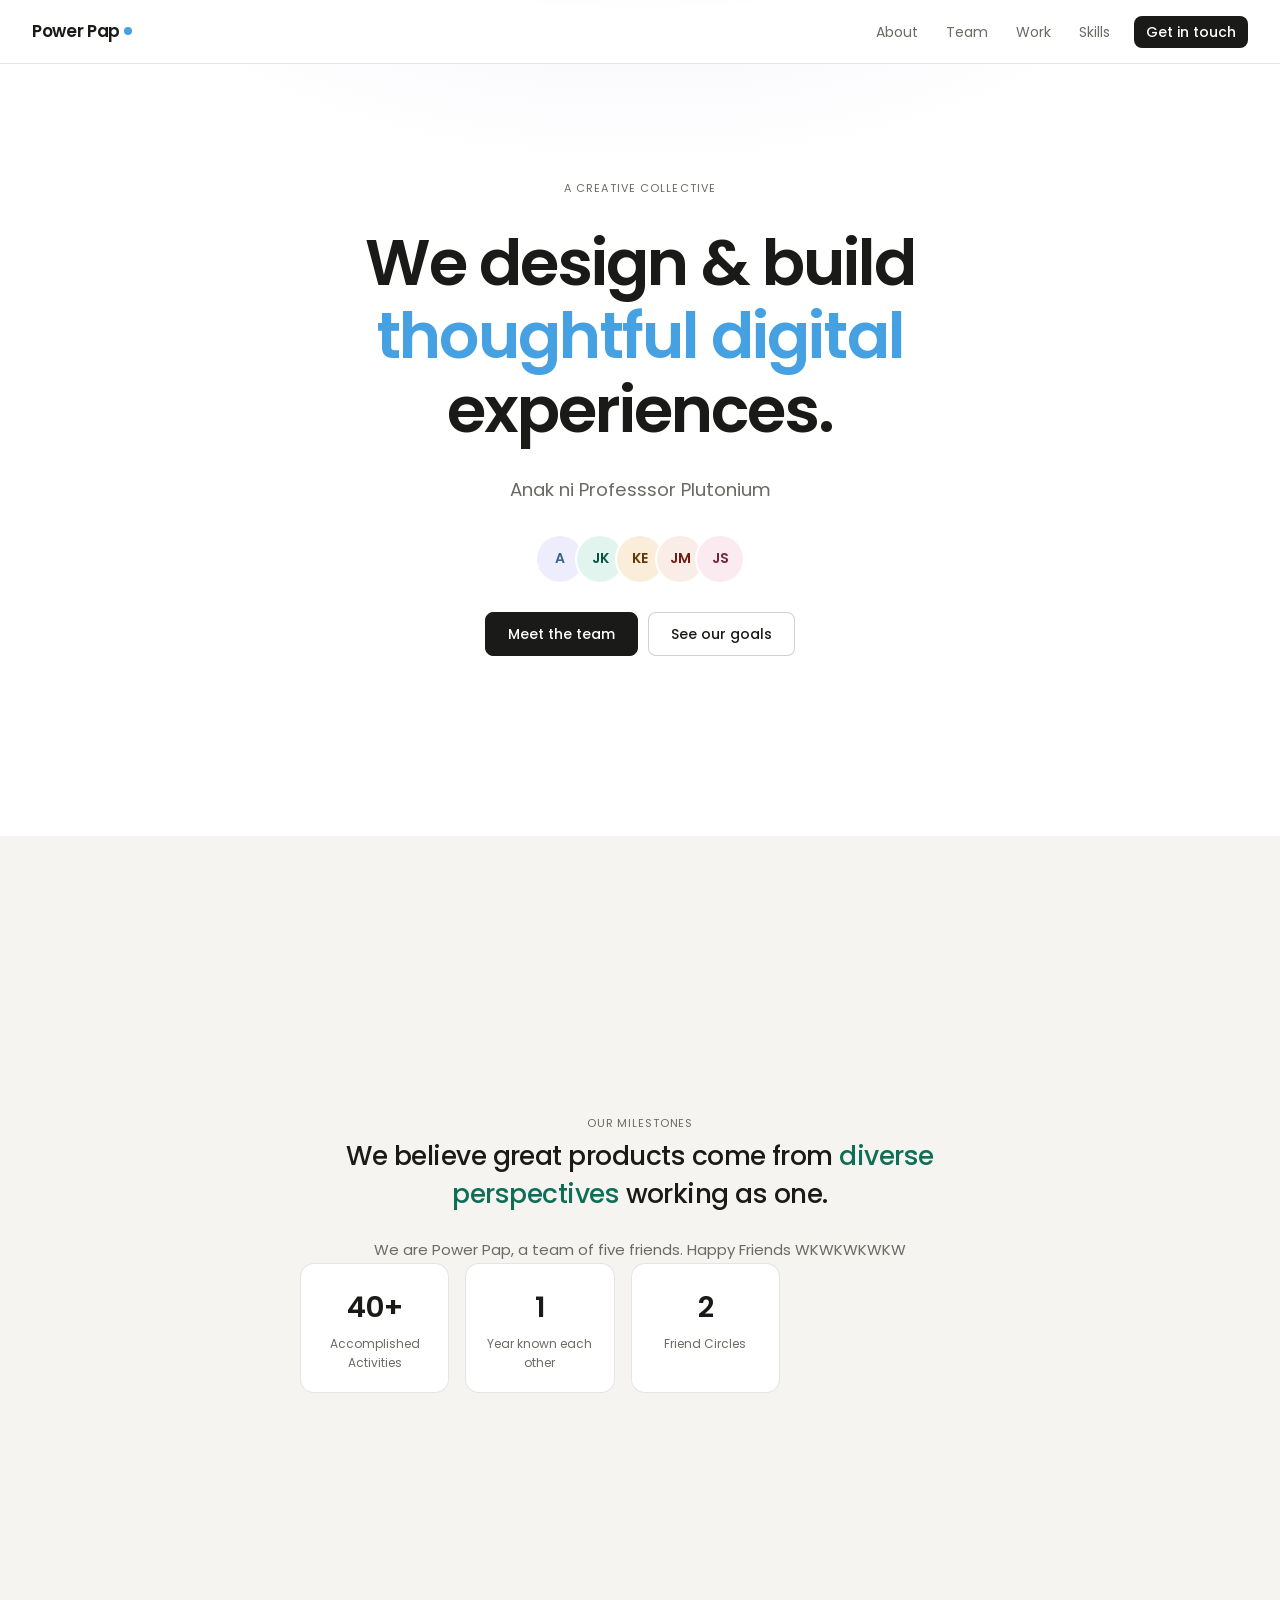
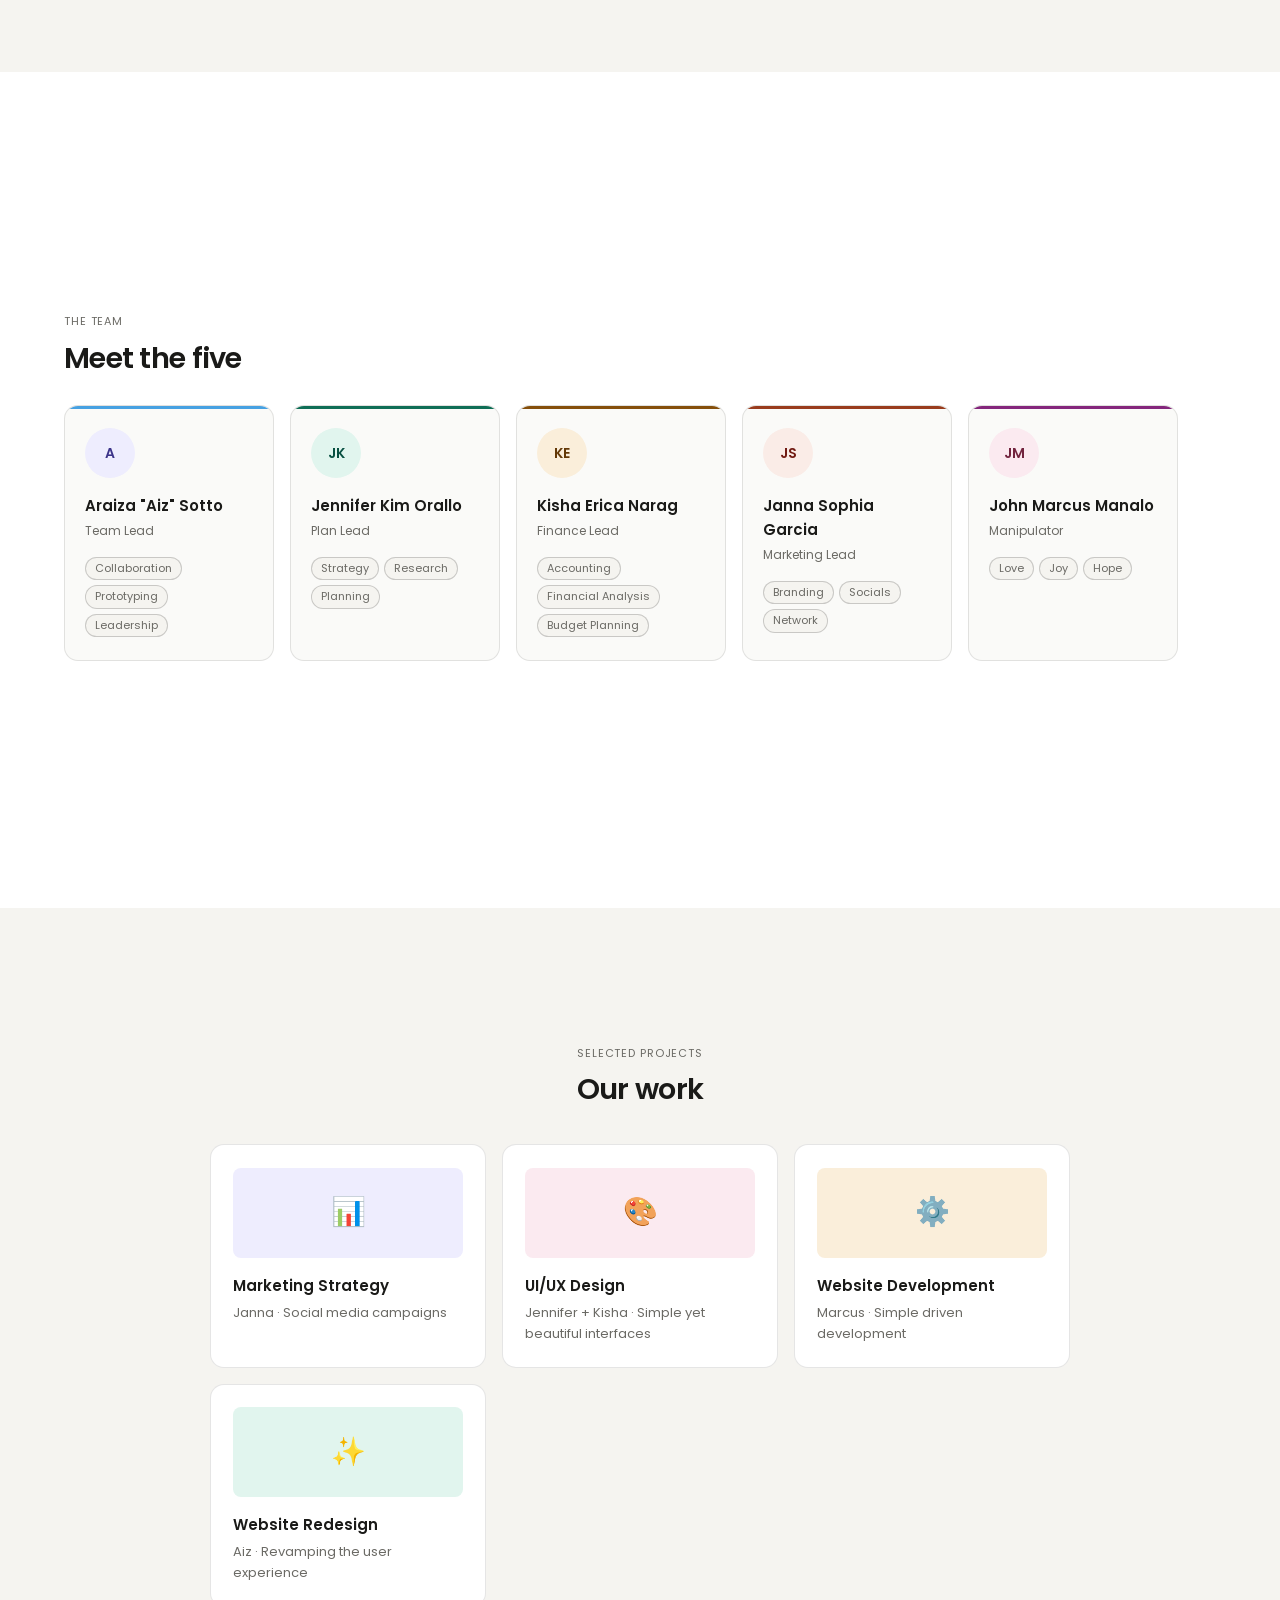
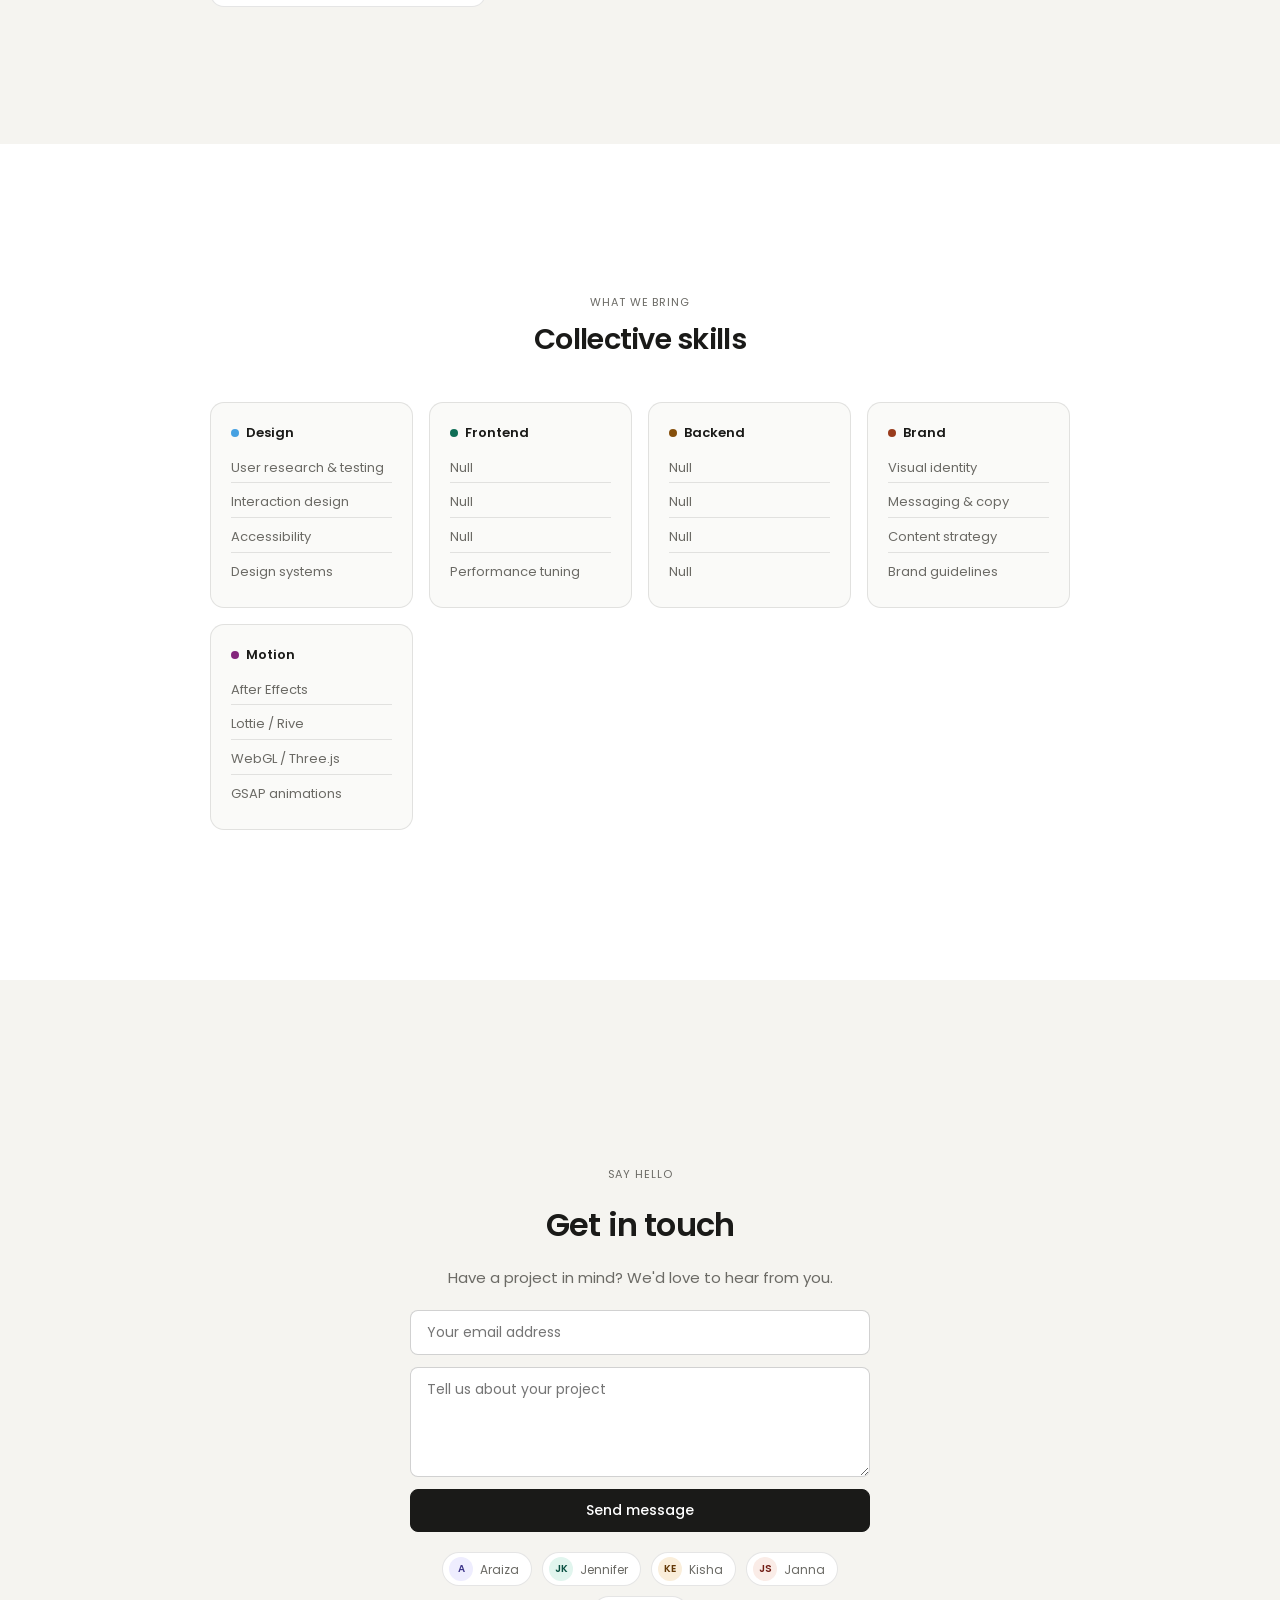
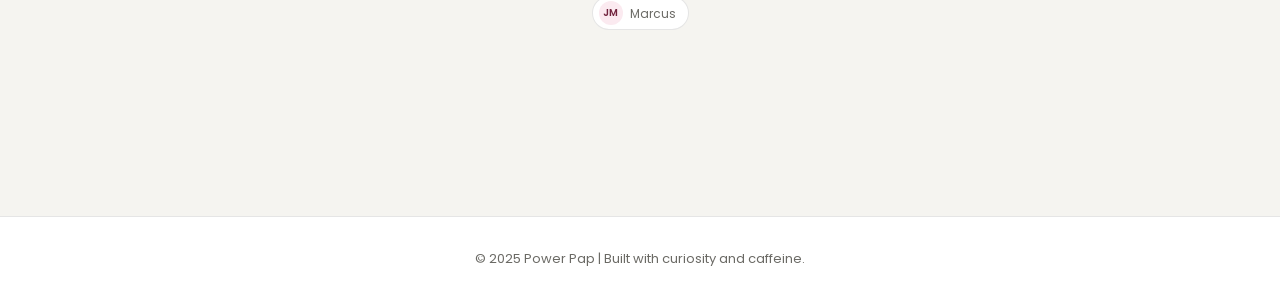
<file: index.htm>
<!DOCTYPE html>
<html lang="en">
<head>
  <meta charset="UTF-8">
  <meta name="viewport" content="width=device-width, initial-scale=1.0">
  <link rel="stylesheet" href="style.css">
  <title>Power Pap</title>
</head>
<body>

  <!-- ── Navigation ── -->
  <nav class="nav" id="mainNav">
    <a href="#hero" class="nav-logo">Power Pap<span></span></a>
    <ul class="nav-links">
      <li><a href="#about">About</a></li>
      <li><a href="#members">Team</a></li>
      <li><a href="#work">Work</a></li>
      <li><a href="#skills">Skills</a></li>
      <li><a href="#contact" class="nav-cta">Get in touch</a></li>
    </ul>
    <button class="nav-toggle" id="navToggle" aria-label="Toggle menu">
      <span></span><span></span><span></span>
    </button>
  </nav>

  <!-- ── Mobile drawer ── -->
  <div class="nav-drawer" id="navDrawer">
    <a href="#about"   onclick="closeDrawer()">About</a>
    <a href="#members" onclick="closeDrawer()">Team</a>
    <a href="#work"    onclick="closeDrawer()">Work</a>
    <a href="#skills"  onclick="closeDrawer()">Skills</a>
    <a href="#contact" onclick="closeDrawer()">Get in touch</a>
  </div>

  <!-- ── Scroll-up button ── -->
  <button class="scroll-up" id="scrollUp" aria-label="Back to top" onclick="window.scrollTo({top:0,behavior:'smooth'})">
    <svg viewBox="0 0 24 24"><polyline points="18 15 12 9 6 15"/></svg>
  </button>

  <!-- ══════════════════════════════════════════
       SECTION 1 — HERO
  ══════════════════════════════════════════ -->
  <section class="section" id="hero">
    <p class="hero-eyebrow">A creative collective</p>
    <h1 class="hero-title">We design &amp; build<br><em>thoughtful digital</em> experiences.</h1>
    <p class="hero-sub">
        Anak ni Professsor Plutonium
    </p>
    <div class="hero-avatars">
      <div class="avatar" style="background:#EEEDFE;color:#346689;">A</div>
      <div class="avatar" style="background:#E1F5EE;color:#085041;">JK</div>
      <div class="avatar" style="background:#FAEEDA;color:#633806;">KE</div>
      <div class="avatar" style="background:#FAECE7;color:#711B13;">JM</div>
      <div class="avatar" style="background:#FBEAF0;color:#72243E;">JS</div>
    </div>
    <div class="btn-row">
      <a href="#members" class="btn primary">Meet the team</a>
      <a href="#work"    class="btn">See our goals</a>
    </div>
  </section>

  <!-- ══════════════════════════════════════════
       SECTION 2 — ABOUT
  ══════════════════════════════════════════ -->
  <section class="section" id="about">
    <div class="about-inner">
      <p class="section-eyebrow">Our Milestones</p>
      <blockquote>
        We believe great products come from <em>diverse perspectives</em> working as one.
      </blockquote>
      <p style="font-size:15px;color:var(--muted);margin-top:1.5rem;line-height:1.75;">
        We are Power Pap, a team of five friends. Happy Friends WKWKWKWKW
      </p>
      <div class="about-stats">
        <div class="stat-card">
          <p class="stat-number">40+</p>
          <p class="stat-label">Accomplished Activities</p>
        </div>
        <div class="stat-card">
          <p class="stat-number">1</p>
          <p class="stat-label">Year known each other</p>
        </div>
        <div class="stat-card">
          <p class="stat-number">2</p>
          <p class="stat-label">Friend Circles</p>
        </div>
      </div>
    </div>
  </section>

  <!-- ══════════════════════════════════════════
       SECTION 3 — MEMBERS (slide cards)
  ══════════════════════════════════════════ -->
  <section class="section" id="members">
    <div>
      <p class="section-eyebrow">The team</p>
      <h2 class="section-heading">Meet the five</h2>
    </div>

    <div class="slides-track" id="slidesTrack">

      <!-- Card 1 — Araiza "Aiz" Sotto -->
      <div class="member-card" onclick="showDetail(0)">
        <div class="card-avatar avatar" style="background:#EEEDFE;color:#3C3489;">A</div>
        <p class="card-name">Araiza "Aiz" Sotto</p>
        <p class="card-role">Team Lead</p>
        <div class="tags">
          <span class="tag">Collaboration</span>
          <span class="tag">Prototyping</span>
          <span class="tag">Leadership</span>
        </div>
      </div>

      <!-- Card 2 — Jennifer Kim Orallo -->
      <div class="member-card" onclick="showDetail(1)">
        <div class="card-avatar avatar" style="background:#E1F5EE;color:#085041;">JK</div>
        <p class="card-name">Jennifer Kim Orallo</p>
        <p class="card-role">Plan Lead</p>
        <div class="tags">
          <span class="tag">Strategy</span>
          <span class="tag">Research</span>
          <span class="tag">Planning</span>
        </div>
      </div>

      <!-- Card 3 — Kisha Erica Narag -->
      <div class="member-card" onclick="showDetail(2)">
        <div class="card-avatar avatar" style="background:#FAEEDA;color:#633806;">KE</div>
        <p class="card-name">Kisha Erica Narag</p>
        <p class="card-role">Finance Lead</p>
        <div class="tags">
          <span class="tag">Accounting</span>
          <span class="tag">Financial Analysis</span>
          <span class="tag">Budget Planning</span>
        </div>
      </div>

      <!-- Card 4 — Janna Sophia Garcia -->
      <div class="member-card" onclick="showDetail(3)">
        <div class="card-avatar avatar" style="background:#FAECE7;color:#711B13;">JS</div>
        <p class="card-name">Janna Sophia Garcia</p>
        <p class="card-role">Marketing Lead</p>
        <div class="tags">
          <span class="tag">Branding</span>
          <span class="tag">Socials</span>
          <span class="tag">Network</span>
        </div>
      </div>

      <!-- Card 5 — John Marcus Manalo -->
      <div class="member-card" onclick="showDetail(4)">
        <div class="card-avatar avatar" style="background:#FBEAF0;color:#72243E;">JM</div>
        <p class="card-name">John Marcus Manalo</p>
        <p class="card-role">Manipulator</p>
        <div class="tags">
          <span class="tag">Love</span>
          <span class="tag">Joy</span>
          <span class="tag">Hope</span>
        </div>
      </div>

    </div><!-- /slides-track -->

    <!-- Detail panel — populated by JS on card click -->
    <div class="detail-panel" id="detailPanel"></div>

  </section>

  <!-- ══════════════════════════════════════════
       SECTION 4 — WORK
  ══════════════════════════════════════════ -->
  <section class="section" id="work">
    <div class="work-header">
      <p class="section-eyebrow">Selected projects</p>
      <h2 class="section-heading">Our work</h2>
    </div>
    <div class="projects-grid">
      <div class="project-card">
        <div class="project-thumb" style="background:#EEEDFE;">📊</div>
        <h3>Marketing Strategy</h3>
        <p>Janna · Social media campaigns</p>
      </div>
      <div class="project-card">
        <div class="project-thumb" style="background:#FBEAF0;">🎨</div>
        <h3>UI/UX Design</h3>
        <p>Jennifer + Kisha · Simple yet beautiful interfaces</p>
      </div>
      <div class="project-card">
        <div class="project-thumb" style="background:#FAEEDA;">⚙️</div>
        <h3>Website Development</h3>
        <p>Marcus · Simple driven development</p>
      </div>
      <div class="project-card">
        <div class="project-thumb" style="background:#E1F5EE;">✨</div>
        <h3>Website Redesign</h3>
        <p>Aiz · Revamping the user experience</p>
      </div>
    </div>
  </section>

  <!-- ══════════════════════════════════════════
       SECTION 5 — SKILLS
  ══════════════════════════════════════════ -->
  <section class="section" id="skills">
    <div style="text-align:center;">
      <p class="section-eyebrow">What we bring</p>
      <h2 class="section-heading">Collective skills</h2>
    </div>
    <div class="skills-grid">
      <div class="skill-group">
        <p class="skill-group-name"><span class="skill-dot" style="background:var(--accent-1);"></span>Design</p>
        <ul class="skill-list">
          <li>User research &amp; testing</li>
          <li>Interaction design</li>
          <li>Accessibility</li>
          <li>Design systems</li>
        </ul>
      </div>
      <div class="skill-group">
        <p class="skill-group-name"><span class="skill-dot" style="background:var(--accent-2);"></span>Frontend</p>
        <ul class="skill-list">
          <li>Null</li>
          <li>Null</li>
          <li>Null</li>
          <li>Performance tuning</li>
        </ul>
      </div>
      <div class="skill-group">
        <p class="skill-group-name"><span class="skill-dot" style="background:var(--accent-3);"></span>Backend</p>
        <ul class="skill-list">
          <li>Null</li>
          <li>Null</li>
          <li>Null</li>
          <li>Null</li>
        </ul>
      </div>
      <div class="skill-group">
        <p class="skill-group-name"><span class="skill-dot" style="background:var(--accent-4);"></span>Brand</p>
        <ul class="skill-list">
          <li>Visual identity</li>
          <li>Messaging &amp; copy</li>
          <li>Content strategy</li>
          <li>Brand guidelines</li>
        </ul>
      </div>
      <div class="skill-group">
        <p class="skill-group-name"><span class="skill-dot" style="background:var(--accent-5);"></span>Motion</p>
        <ul class="skill-list">
          <li>After Effects</li>
          <li>Lottie / Rive</li>
          <li>WebGL / Three.js</li>
          <li>GSAP animations</li>
        </ul>
      </div>
    </div>
  </section>

  <!-- ══════════════════════════════════════════
       SECTION 6 — CONTACT
  ══════════════════════════════════════════ -->
  <section class="section" id="contact">
    <div class="contact-inner">
      <p class="section-eyebrow" style="text-align:center;">Say hello</p>
      <h2 class="contact-heading">Get in touch</h2>
      <p class="contact-sub">Have a project in mind? We'd love to hear from you.</p>
      <input  class="field" type="email"   placeholder="Your email address" />
      <textarea class="field" rows="4"     placeholder="Tell us about your project"></textarea>
      <button class="btn primary">Send message</button>
      <div class="contact-members">
        <div class="contact-member">
          <div class="avatar" style="background:#EEEDFE;color:#3C3489;width:24px;height:24px;font-size:10px;">A</div>Araiza
        </div>
        <div class="contact-member">
          <div class="avatar" style="background:#E1F5EE;color:#085041;width:24px;height:24px;font-size:10px;">JK</div>Jennifer
        </div>
        <div class="contact-member">
          <div class="avatar" style="background:#FAEEDA;color:#633806;width:24px;height:24px;font-size:10px;">KE</div>Kisha
        </div>
        <div class="contact-member">
          <div class="avatar" style="background:#FAECE7;color:#711B13;width:24px;height:24px;font-size:10px;">JS</div>Janna
        </div>
        <div class="contact-member">
          <div class="avatar" style="background:#FBEAF0;color:#72243E;width:24px;height:24px;font-size:10px;">JM</div>Marcus
        </div>
      </div>
    </div>
  </section>

  <!-- ── Footer ── -->
  <footer>
    <p>© 2025 Power Pap | Built with curiosity and caffeine.</p>
  </footer>

  <script src="main.js"></script>
  <script>
    /* ── Nav scroll shadow ── */
    const nav = document.getElementById('mainNav');
    window.addEventListener('scroll', () => {
      nav.classList.toggle('scrolled', window.scrollY > 10);
      document.getElementById('scrollUp').classList.toggle('visible', window.scrollY > 300);
    });

    /* ── Mobile drawer ── */
    const toggle = document.getElementById('navToggle');
    const drawer = document.getElementById('navDrawer');
    toggle.addEventListener('click', () => {
      const open = toggle.classList.toggle('open');
      drawer.classList.toggle('open', open);
    });
    function closeDrawer() {
      toggle.classList.remove('open');
      drawer.classList.remove('open');
    }
  </script>
</body>
</html>
</file>
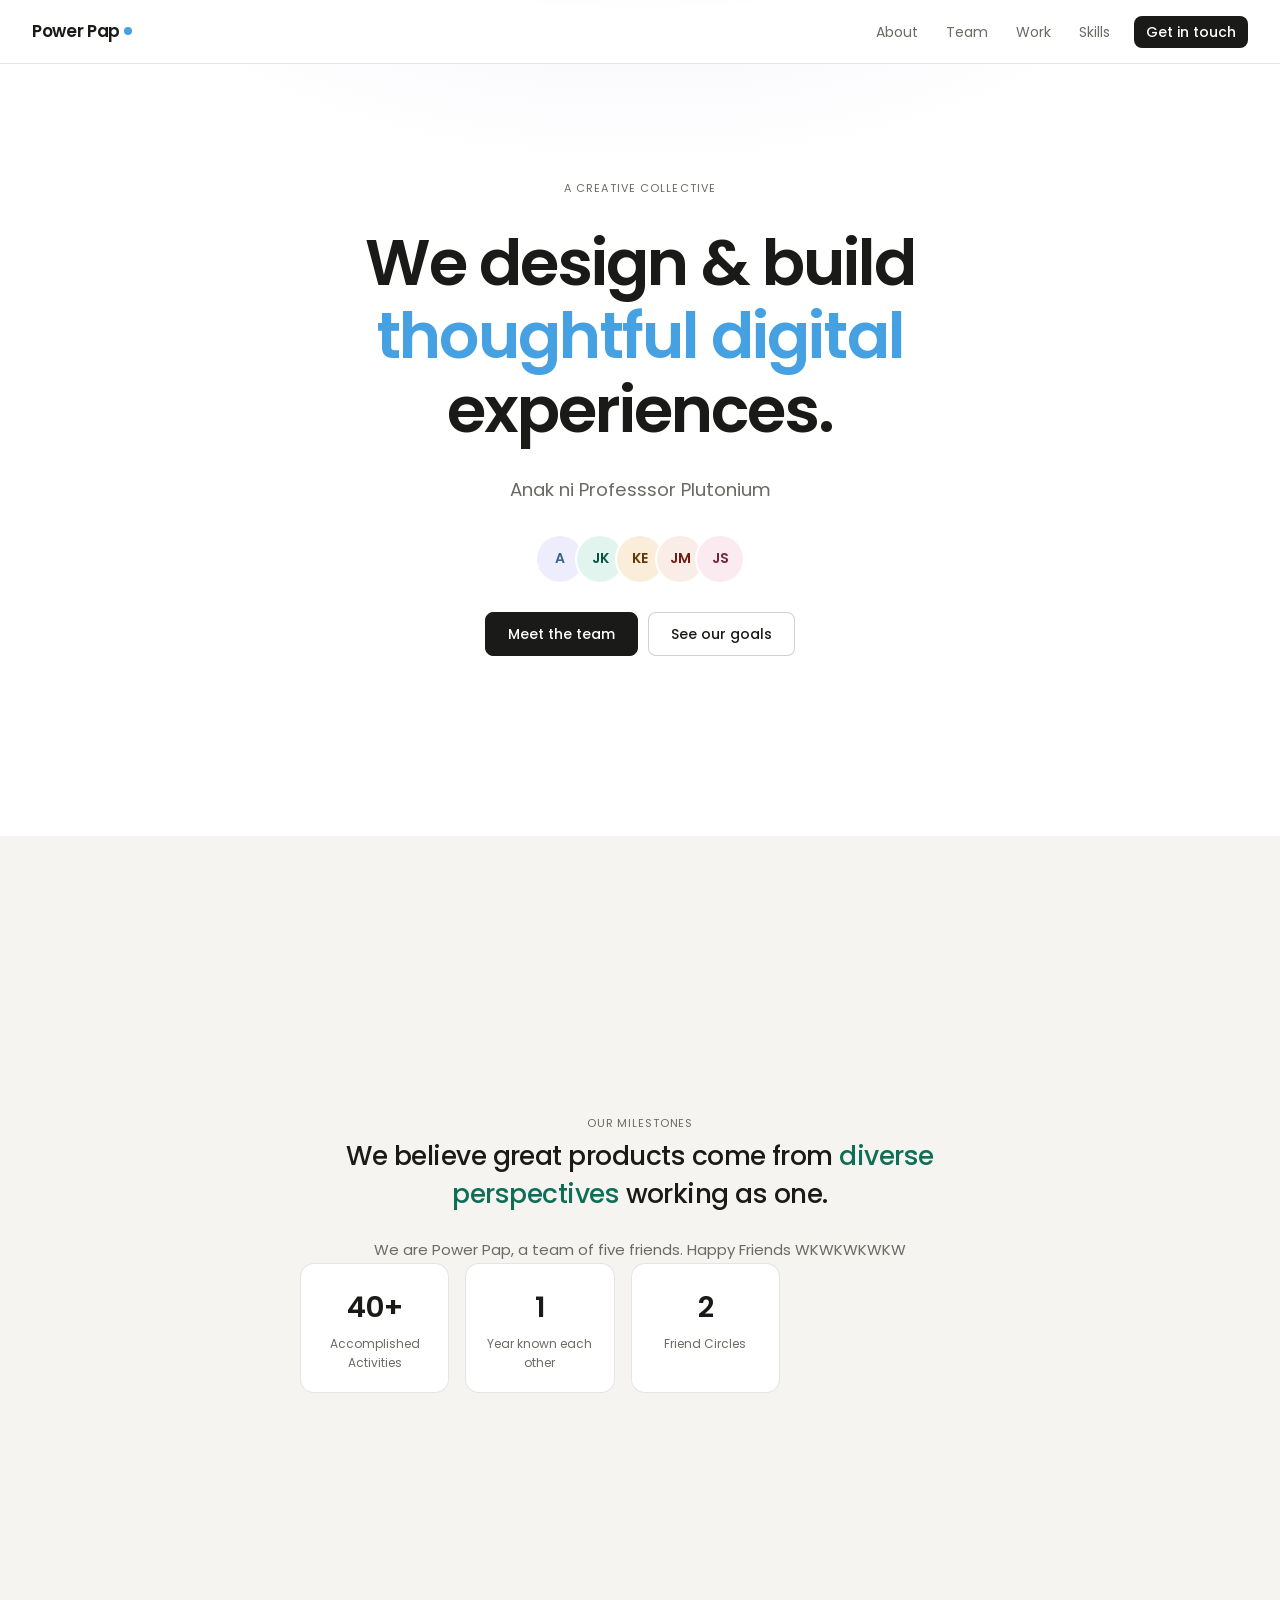
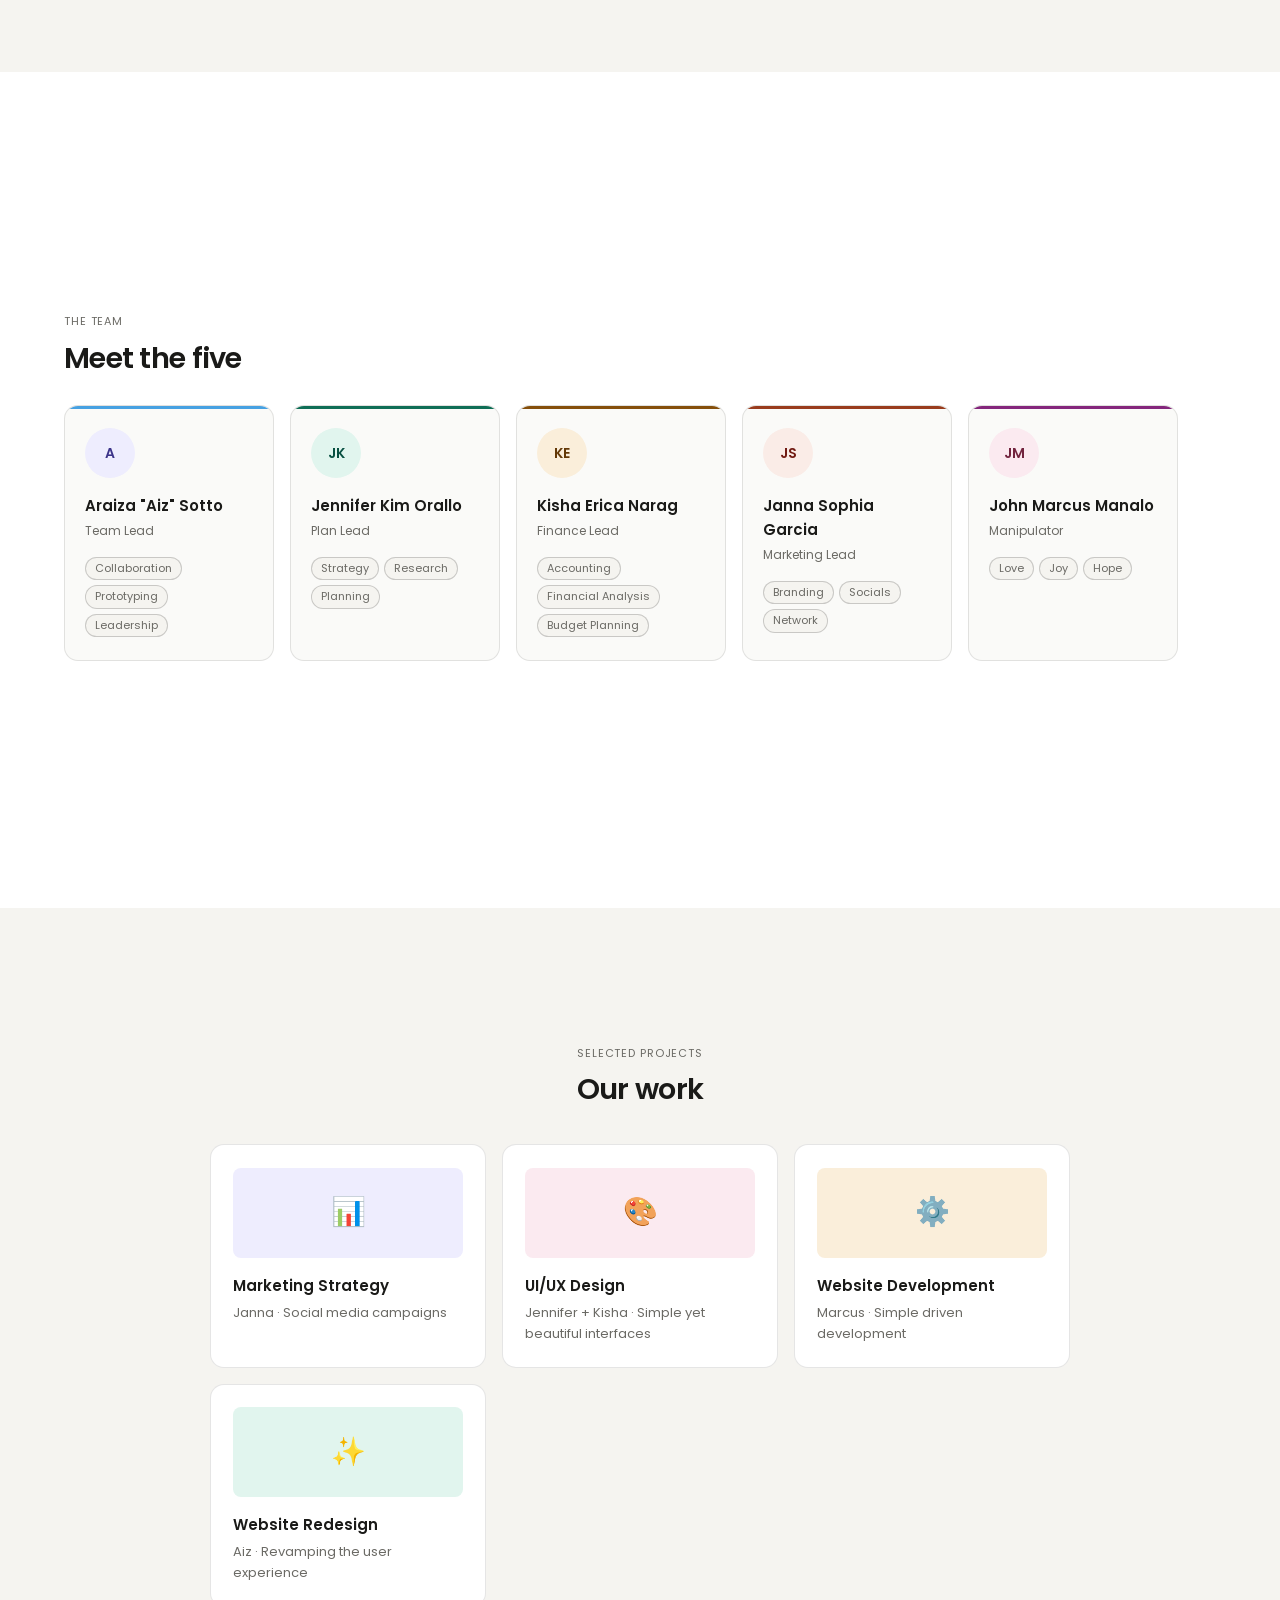
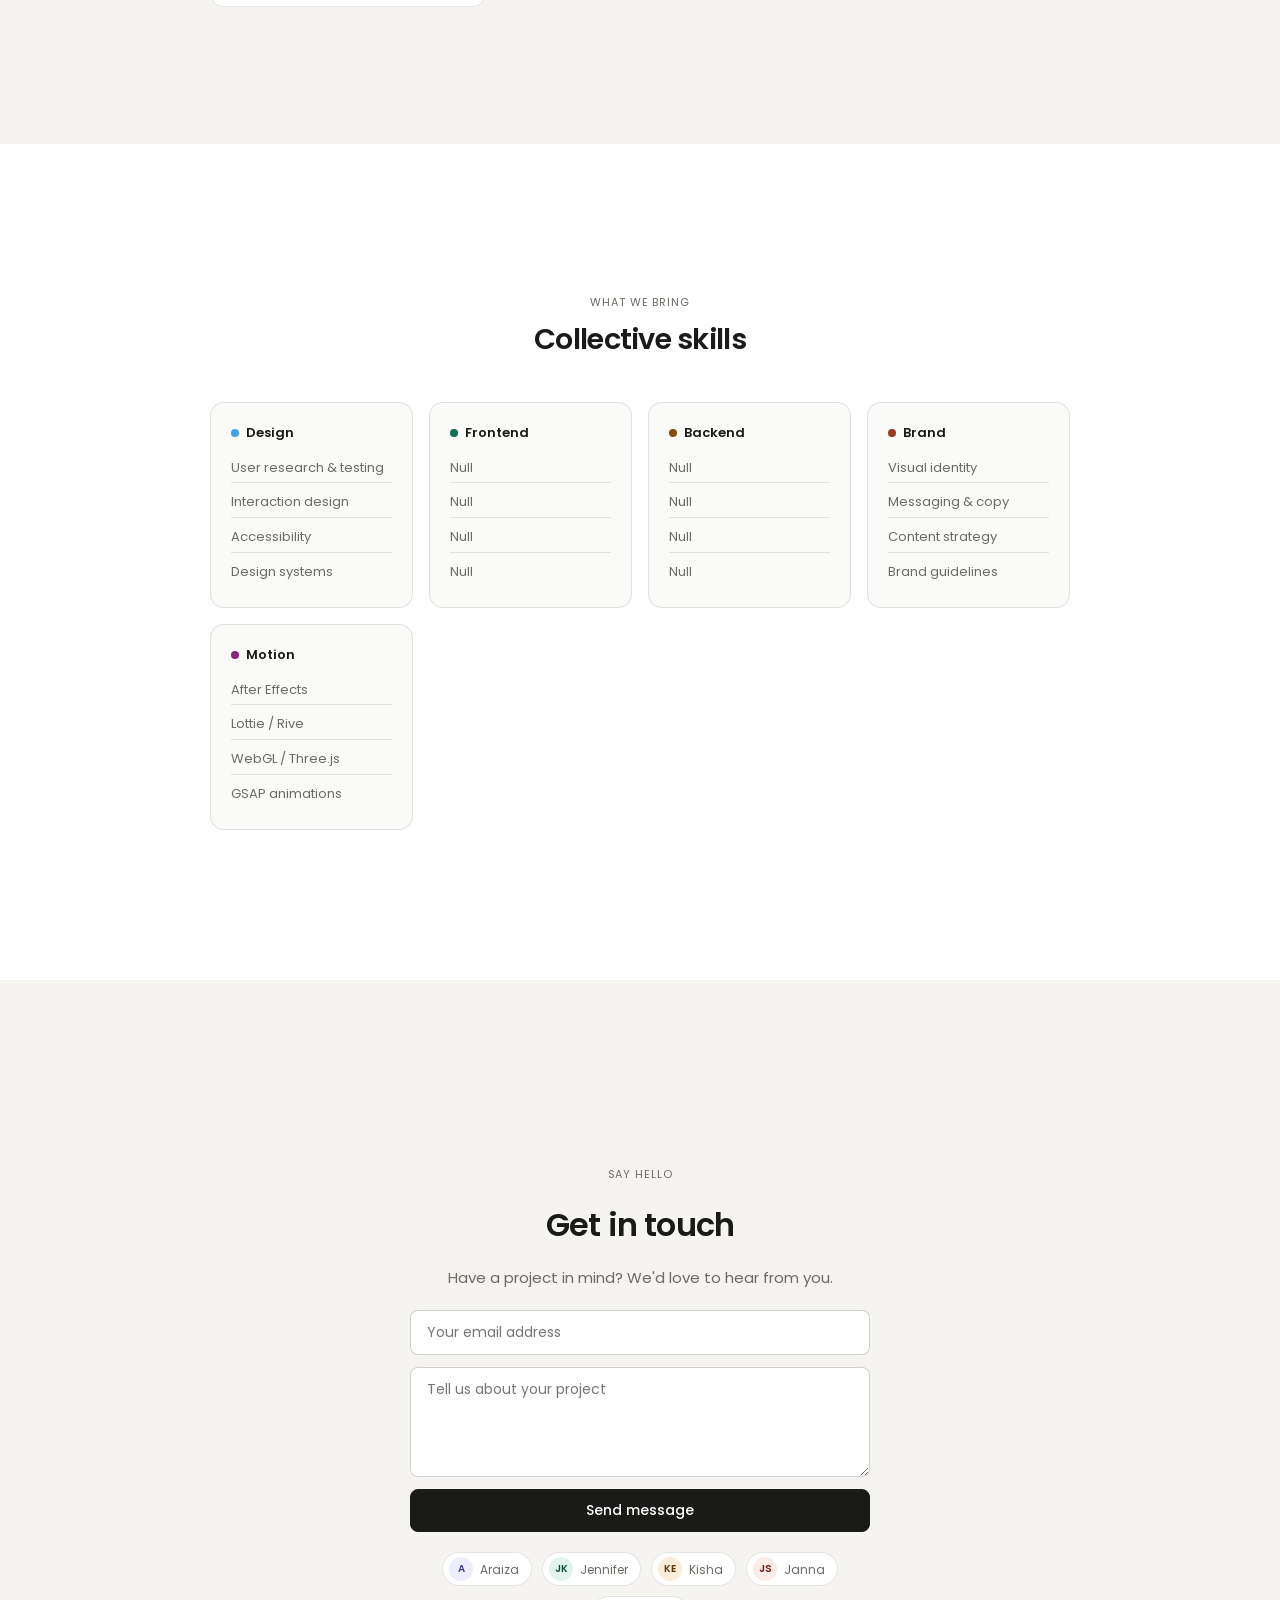
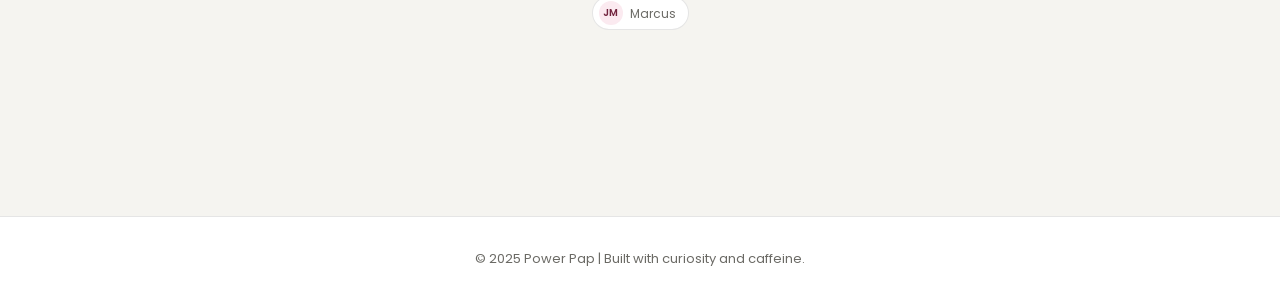
<file: index.html>
<!DOCTYPE html>
<html lang="en">
<head>
  <meta charset="UTF-8">
  <meta name="viewport" content="width=device-width, initial-scale=1.0">
  <link rel="stylesheet" href="style.css">
  <title>Power Pap</title>
</head>
<body>

  <!-- ── Navigation ── -->
  <nav class="nav" id="mainNav">
    <a href="#hero" class="nav-logo">Power Pap<span></span></a>
    <ul class="nav-links">
      <li><a href="#about">About</a></li>
      <li><a href="#members">Team</a></li>
      <li><a href="#work">Work</a></li>
      <li><a href="#skills">Skills</a></li>
      <li><a href="#contact" class="nav-cta">Get in touch</a></li>
    </ul>
    <button class="nav-toggle" id="navToggle" aria-label="Toggle menu">
      <span></span><span></span><span></span>
    </button>
  </nav>

  <!-- ── Mobile drawer ── -->
  <div class="nav-drawer" id="navDrawer">
    <a href="#about"   onclick="closeDrawer()">About</a>
    <a href="#members" onclick="closeDrawer()">Team</a>
    <a href="#work"    onclick="closeDrawer()">Work</a>
    <a href="#skills"  onclick="closeDrawer()">Skills</a>
    <a href="#contact" onclick="closeDrawer()">Get in touch</a>
  </div>

  <!-- ── Scroll-up button ── -->
  <button class="scroll-up" id="scrollUp" aria-label="Back to top" onclick="window.scrollTo({top:0,behavior:'smooth'})">
    <svg viewBox="0 0 24 24"><polyline points="18 15 12 9 6 15"/></svg>
  </button>

  <!-- ══════════════════════════════════════════
       SECTION 1 — HERO
  ══════════════════════════════════════════ -->
  <section class="section" id="hero">
    <p class="hero-eyebrow">A creative collective</p>
    <h1 class="hero-title">We design &amp; build<br><em>thoughtful digital</em> experiences.</h1>
    <p class="hero-sub">
        Anak ni Professsor Plutonium
    </p>
    <div class="hero-avatars">
      <div class="avatar" style="background:#EEEDFE;color:#346689;">A</div>
      <div class="avatar" style="background:#E1F5EE;color:#085041;">JK</div>
      <div class="avatar" style="background:#FAEEDA;color:#633806;">KE</div>
      <div class="avatar" style="background:#FAECE7;color:#711B13;">JM</div>
      <div class="avatar" style="background:#FBEAF0;color:#72243E;">JS</div>
    </div>
    <div class="btn-row">
      <a href="#members" class="btn primary">Meet the team</a>
      <a href="#work"    class="btn">See our goals</a>
    </div>
  </section>

  <!-- ══════════════════════════════════════════
       SECTION 2 — ABOUT
  ══════════════════════════════════════════ -->
  <section class="section" id="about">
    <div class="about-inner">
      <p class="section-eyebrow">Our Milestones</p>
      <blockquote>
        We believe great products come from <em>diverse perspectives</em> working as one.
      </blockquote>
      <p style="font-size:15px;color:var(--muted);margin-top:1.5rem;line-height:1.75;">
        We are Power Pap, a team of five friends. Happy Friends WKWKWKWKW
      </p>
      <div class="about-stats">
        <div class="stat-card">
          <p class="stat-number">40+</p>
          <p class="stat-label">Accomplished Activities</p>
        </div>
        <div class="stat-card">
          <p class="stat-number">1</p>
          <p class="stat-label">Year known each other</p>
        </div>
        <div class="stat-card">
          <p class="stat-number">2</p>
          <p class="stat-label">Friend Circles</p>
        </div>
      </div>
    </div>
  </section>

  <!-- ══════════════════════════════════════════
       SECTION 3 — MEMBERS (slide cards)
  ══════════════════════════════════════════ -->
  <section class="section" id="members">
    <div>
      <p class="section-eyebrow">The team</p>
      <h2 class="section-heading">Meet the five</h2>
    </div>

    <div class="slides-track" id="slidesTrack">

      <!-- Card 1 — Araiza "Aiz" Sotto -->
      <div class="member-card" onclick="showDetail(0)">
        <div class="card-avatar avatar" style="background:#EEEDFE;color:#3C3489;">A</div>
        <p class="card-name">Araiza "Aiz" Sotto</p>
        <p class="card-role">Team Lead</p>
        <div class="tags">
          <span class="tag">Collaboration</span>
          <span class="tag">Prototyping</span>
          <span class="tag">Leadership</span>
        </div>
      </div>

      <!-- Card 2 — Jennifer Kim Orallo -->
      <div class="member-card" onclick="showDetail(1)">
        <div class="card-avatar avatar" style="background:#E1F5EE;color:#085041;">JK</div>
        <p class="card-name">Jennifer Kim Orallo</p>
        <p class="card-role">Plan Lead</p>
        <div class="tags">
          <span class="tag">Strategy</span>
          <span class="tag">Research</span>
          <span class="tag">Planning</span>
        </div>
      </div>

      <!-- Card 3 — Kisha Erica Narag -->
      <div class="member-card" onclick="showDetail(2)">
        <div class="card-avatar avatar" style="background:#FAEEDA;color:#633806;">KE</div>
        <p class="card-name">Kisha Erica Narag</p>
        <p class="card-role">Finance Lead</p>
        <div class="tags">
          <span class="tag">Accounting</span>
          <span class="tag">Financial Analysis</span>
          <span class="tag">Budget Planning</span>
        </div>
      </div>

      <!-- Card 4 — Janna Sophia Garcia -->
      <div class="member-card" onclick="showDetail(3)">
        <div class="card-avatar avatar" style="background:#FAECE7;color:#711B13;">JS</div>
        <p class="card-name">Janna Sophia Garcia</p>
        <p class="card-role">Marketing Lead</p>
        <div class="tags">
          <span class="tag">Branding</span>
          <span class="tag">Socials</span>
          <span class="tag">Network</span>
        </div>
      </div>

      <!-- Card 5 — John Marcus Manalo -->
      <div class="member-card" onclick="showDetail(4)">
        <div class="card-avatar avatar" style="background:#FBEAF0;color:#72243E;">JM</div>
        <p class="card-name">John Marcus Manalo</p>
        <p class="card-role">Manipulator</p>
        <div class="tags">
          <span class="tag">Love</span>
          <span class="tag">Joy</span>
          <span class="tag">Hope</span>
        </div>
      </div>

    </div>

    <!-- Detail panel — populated by JS on card click -->
    <div class="detail-panel" id="detailPanel"></div>

  </section>

  <!-- SECTION 4 -->

  <section class="section" id="work">
    <div class="work-header">
      <p class="section-eyebrow">Selected projects</p>
      <h2 class="section-heading">Our work</h2>
    </div>
    <div class="projects-grid">
      <div class="project-card">
        <div class="project-thumb" style="background:#EEEDFE;">📊</div>
        <h3>Marketing Strategy</h3>
        <p>Janna · Social media campaigns</p>
      </div>
      <div class="project-card">
        <div class="project-thumb" style="background:#FBEAF0;">🎨</div>
        <h3>UI/UX Design</h3>
        <p>Jennifer + Kisha · Simple yet beautiful interfaces</p>
      </div>
      <div class="project-card">
        <div class="project-thumb" style="background:#FAEEDA;">⚙️</div>
        <h3>Website Development</h3>
        <p>Marcus · Simple driven development</p>
      </div>
      <div class="project-card">
        <div class="project-thumb" style="background:#E1F5EE;">✨</div>
        <h3>Website Redesign</h3>
        <p>Aiz · Revamping the user experience</p>
      </div>
    </div>
  </section>

  <!-- SECTION 5 -->

  <section class="section" id="skills">
    <div style="text-align:center;">
      <p class="section-eyebrow">What we bring</p>
      <h2 class="section-heading">Collective skills</h2>
    </div>
    <div class="skills-grid">
      <div class="skill-group">
        <p class="skill-group-name"><span class="skill-dot" style="background:var(--accent-1);"></span>Design</p>
        <ul class="skill-list">
          <li>User research &amp; testing</li>
          <li>Interaction design</li>
          <li>Accessibility</li>
          <li>Design systems</li>
        </ul>
      </div>
      <div class="skill-group">
        <p class="skill-group-name"><span class="skill-dot" style="background:var(--accent-2);"></span>Frontend</p>
        <ul class="skill-list">
          <li>Null</li>
          <li>Null</li>
          <li>Null</li>
          <li>Null</li>
        </ul>
      </div>
      <div class="skill-group">
        <p class="skill-group-name"><span class="skill-dot" style="background:var(--accent-3);"></span>Backend</p>
        <ul class="skill-list">
          <li>Null</li>
          <li>Null</li>
          <li>Null</li>
          <li>Null</li>
        </ul>
      </div>
      <div class="skill-group">
        <p class="skill-group-name"><span class="skill-dot" style="background:var(--accent-4);"></span>Brand</p>
        <ul class="skill-list">
          <li>Visual identity</li>
          <li>Messaging &amp; copy</li>
          <li>Content strategy</li>
          <li>Brand guidelines</li>
        </ul>
      </div>
      <div class="skill-group">
        <p class="skill-group-name"><span class="skill-dot" style="background:var(--accent-5);"></span>Motion</p>
        <ul class="skill-list">
          <li>After Effects</li>
          <li>Lottie / Rive</li>
          <li>WebGL / Three.js</li>
          <li>GSAP animations</li>
        </ul>
      </div>
    </div>
  </section>

  <!-- SECTION 6 CONTACT -->

  <section class="section" id="contact">
    <div class="contact-inner">
      <p class="section-eyebrow" style="text-align:center;">Say hello</p>
      <h2 class="contact-heading">Get in touch</h2>
      <p class="contact-sub">Have a project in mind? We'd love to hear from you.</p>
      <input  class="field" type="email" placeholder="Your email address" />
      <textarea class="field" rows="4" placeholder="Tell us about your project"></textarea>
      <button class="btn primary">Send message</button>
      <div class="contact-members">
        <div class="contact-member">
          <div class="avatar" style="background:#EEEDFE;color:#3C3489;width:24px;height:24px;font-size:10px;">A</div>Araiza
        </div>
        <div class="contact-member">
          <div class="avatar" style="background:#E1F5EE;color:#085041;width:24px;height:24px;font-size:10px;">JK</div>Jennifer
        </div>
        <div class="contact-member">
          <div class="avatar" style="background:#FAEEDA;color:#633806;width:24px;height:24px;font-size:10px;">KE</div>Kisha
        </div>
        <div class="contact-member">
          <div class="avatar" style="background:#FAECE7;color:#711B13;width:24px;height:24px;font-size:10px;">JS</div>Janna
        </div>
        <div class="contact-member">
          <div class="avatar" style="background:#FBEAF0;color:#72243E;width:24px;height:24px;font-size:10px;">JM</div>Marcus
        </div>
      </div>
    </div>
  </section>

  <!--  Footer -->
  <footer>
    <p>© 2025 Power Pap | Built with curiosity and caffeine.</p>
  </footer>

  <script src="main.js"></script>
  <script>
    /* ── Nav scroll shadow ── */
    const nav = document.getElementById('mainNav');
    window.addEventListener('scroll', () => {
      nav.classList.toggle('scrolled', window.scrollY > 10);
      document.getElementById('scrollUp').classList.toggle('visible', window.scrollY > 300);
    });

    /* ── Mobile drawer ── */
    const toggle = document.getElementById('navToggle');
    const drawer = document.getElementById('navDrawer');
    toggle.addEventListener('click', () => {
      const open = toggle.classList.toggle('open');
      drawer.classList.toggle('open', open);
    });
    function closeDrawer() {
      toggle.classList.remove('open');
      drawer.classList.remove('open');
    }
  </script>
</body>
</html>
</file>
<file: style.css>
@import url('https://fonts.googleapis.com/css2?family=Poppins:ital,wght@0,400;0,500;1,400;1,500&display=swap');

*{
    margin: 0;
    padding: 0;
    font-family: 'Poppins', sans-serif;
}

/* =========================================================
   Studio Five — style.css
   ========================================================= */

/* ── Custom properties ── */
:root {
  --accent-1: #46a1e2;
  --accent-2: #0F6E56;
  --accent-3: #854F0B;
  --accent-4: #993C1D;
  --accent-5: #84267c;

  --bg:        #ffffff;
  --bg-soft:   #f5f4f0;
  --bg-card:   #fafaf8;
  --text:      #1a1a18;
  --muted:     #6b6a65;
  --border:    rgba(0, 0, 0, 0.10);
  --border-md: rgba(0, 0, 0, 0.18);

  --radius-sm: 6px;
  --radius-md: 8px;
  --radius-lg: 14px;
  --radius-xl: 20px;

  --nav-h: 64px;
  --transition: 0.22s ease;
}

/* ── Reset ── */
*, *::before, *::after {
  box-sizing: border-box;
  margin: 0;
  padding: 0;
}

html {
  scroll-behavior: smooth;
}

body {
  font-family: system-ui, -apple-system, 'Segoe UI', sans-serif;
  background: var(--bg-soft);
  color: var(--text);
  line-height: 1.6;
  overflow-x: hidden;
}

img { display: block; max-width: 100%; }

a {
  color: inherit;
  text-decoration: none;
}

/* =========================================================
   NAVIGATION
   ========================================================= */
.nav {
  position: fixed;
  top: 0;
  left: 0;
  right: 0;
  z-index: 100;
  height: var(--nav-h);
  background: rgba(255, 255, 255, 0.88);
  backdrop-filter: blur(14px);
  -webkit-backdrop-filter: blur(14px);
  border-bottom: 0.5px solid var(--border);
  display: flex;
  align-items: center;
  padding: 0 2rem;
  gap: 2rem;
  transition: box-shadow var(--transition);
}

.nav.scrolled {
  box-shadow: 0 2px 20px rgba(0, 0, 0, 0.06);
}

.nav-logo {
  font-size: 17px;
  font-weight: 600;
  letter-spacing: -0.02em;
  white-space: nowrap;
  color: var(--text);
}

.nav-logo span {
  display: inline-block;
  width: 8px;
  height: 8px;
  border-radius: 50%;
  background: var(--accent-1);
  margin-left: 4px;
  vertical-align: middle;
  position: relative;
  top: -1px;
}

.nav-links {
  display: flex;
  align-items: center;
  gap: 0.25rem;
  list-style: none;
  margin-left: auto;
}

.nav-links a {
  font-size: 14px;
  color: var(--muted);
  padding: 6px 12px;
  border-radius: var(--radius-md);
  transition: background var(--transition), color var(--transition);
}

.nav-links a:hover,
.nav-links a.active {
  background: var(--bg-soft);
  color: var(--text);
}

.nav-cta {
  margin-left: 0.5rem;
  font-size: 13px;
  padding: 7px 18px;
  border-radius: var(--radius-md);
  background: var(--text);
  color: var(--bg) !important;
  font-weight: 500;
  transition: opacity var(--transition) !important;
  white-space: nowrap;
}

.nav-cta:hover {
  background: var(--text) !important;
  opacity: 0.8;
}

/* Hamburger */
.nav-toggle {
  display: none;
  background: none;
  border: 1px solid var(--border-md);
  border-radius: var(--radius-sm);
  padding: 6px 8px;
  cursor: pointer;
  margin-left: auto;
  flex-direction: column;
  gap: 4px;
}

.nav-toggle span {
  display: block;
  width: 20px;
  height: 1.5px;
  background: var(--text);
  border-radius: 2px;
  transition: transform var(--transition), opacity var(--transition);
}

.nav-toggle.open span:nth-child(1) { transform: translateY(5.5px) rotate(45deg); }
.nav-toggle.open span:nth-child(2) { opacity: 0; }
.nav-toggle.open span:nth-child(3) { transform: translateY(-5.5px) rotate(-45deg); }

/* Mobile drawer */
.nav-drawer {
  display: none;
  position: fixed;
  top: var(--nav-h);
  left: 0;
  right: 0;
  background: var(--bg);
  border-bottom: 0.5px solid var(--border-md);
  z-index: 99;
  padding: 1rem 2rem 1.5rem;
  flex-direction: column;
  gap: 4px;
  transform: translateY(-8px);
  opacity: 0;
  pointer-events: none;
  transition: transform var(--transition), opacity var(--transition);
}

.nav-drawer.open {
  transform: translateY(0);
  opacity: 1;
  pointer-events: auto;
}

.nav-drawer a {
  font-size: 15px;
  color: var(--muted);
  padding: 10px 0;
  border-bottom: 0.5px solid var(--border);
  display: block;
  transition: color var(--transition);
}

.nav-drawer a:last-child { border-bottom: none; }
.nav-drawer a:hover { color: var(--text); }

/* =========================================================
   SCROLL-UP BUBBLE
   ========================================================= */
.scroll-up {
  position: fixed;
  bottom: 2rem;
  left: 2rem;
  z-index: 90;
  width: 44px;
  height: 44px;
  border-radius: 50%;
  background: var(--text);
  color: var(--bg);
  border: none;
  cursor: pointer;
  display: flex;
  align-items: center;
  justify-content: center;
  font-size: 18px;
  opacity: 0;
  pointer-events: none;
  transform: translateY(12px) scale(0.9);
  transition: opacity var(--transition), transform var(--transition);
  box-shadow: 0 4px 16px rgba(0, 0, 0, 0.15);
}

.scroll-up.visible {
  opacity: 1;
  pointer-events: auto;
  transform: translateY(0) scale(1);
}

.scroll-up:hover {
  background: #333;
  transform: translateY(-2px) scale(1.05);
}

.scroll-up svg {
  width: 18px;
  height: 18px;
  stroke: currentColor;
  stroke-width: 2;
  fill: none;
  stroke-linecap: round;
  stroke-linejoin: round;
}

/* =========================================================
   PAGE LAYOUT — scroll snap
   ========================================================= */
.page {
  height: 100vh;
  overflow-y: scroll;
  scroll-snap-type: y mandatory;
  padding-top: var(--nav-h);
}

.section {
  min-height: calc(100vh - var(--nav-h));
  scroll-snap-align: start;
  display: flex;
  flex-direction: column;
  align-items: center;
  justify-content: center;
  padding: 4rem 2rem;
}

/* =========================================================
   HERO
   ========================================================= */
#hero {
  background: var(--bg);
  text-align: center;
  gap: 1.75rem;
  position: relative;
  overflow: hidden;
}

#hero::before {
  content: '';
  position: absolute;
  inset: 0;
  background: radial-gradient(ellipse 70% 50% at 50% -10%, rgba(83, 74, 183, 0.07) 0%, transparent 60%);
  pointer-events: none;
}

.hero-eyebrow {
  font-size: 11px;
  letter-spacing: 0.1em;
  text-transform: uppercase;
  color: var(--muted);
}

.hero-title {
  font-size: clamp(2.4rem, 6vw, 4rem);
  font-weight: 600;
  letter-spacing: -0.03em;
  line-height: 1.15;
  max-width: 660px;
}

.hero-title em {
  font-style: normal;
  color: var(--accent-1);
}

.hero-sub {
  font-size: clamp(1rem, 2vw, 1.15rem);
  color: var(--muted);
  max-width: 460px;
  line-height: 1.7;
}

.hero-avatars {
  display: flex;
  justify-content: center;
}

.hero-avatars .avatar {
  margin-left: -10px;
  border: 2px solid var(--bg);
}

.hero-avatars .avatar:first-child { margin-left: 0; }

.btn-row {
  display: flex;
  gap: 10px;
  justify-content: center;
  flex-wrap: wrap;
}

.btn {
  padding: 10px 22px;
  border-radius: var(--radius-md);
  font-size: 14px;
  font-weight: 500;
  cursor: pointer;
  border: 1px solid var(--border-md);
  background: var(--bg);
  color: var(--text);
  transition: background var(--transition), transform 0.12s;
  white-space: nowrap;
}

.btn:hover { background: var(--bg-soft); }

.btn:active { transform: scale(0.97); }

.btn.primary {
  background: var(--text);
  color: var(--bg);
  border-color: var(--text);
}

.btn.primary:hover { opacity: 0.82; background: var(--text); }

/* =========================================================
   ABOUT
   ========================================================= */
#about {
  background: var(--bg-soft);
  gap: 3rem;
}

.about-inner {
  max-width: 680px;
  text-align: center;
}

.about-inner blockquote {
  font-size: clamp(1.2rem, 3vw, 1.65rem);
  font-weight: 500;
  letter-spacing: -0.02em;
  line-height: 1.45;
  color: var(--text);
}

.about-inner blockquote em {
  font-style: normal;
  color: var(--accent-2);
}

.about-stats {
  display: grid;
  grid-template-columns: repeat(3, 1fr);
  gap: 1rem;
  width: 100%;
  max-width: 480px;
}

.stat-card {
  background: var(--bg);
  border-radius: var(--radius-lg);
  border: 0.5px solid var(--border);
  padding: 1.25rem 1rem;
  text-align: center;
}

.stat-number {
  font-size: 1.8rem;
  font-weight: 600;
  letter-spacing: -0.04em;
  color: var(--text);
}

.stat-label {
  font-size: 12px;
  color: var(--muted);
  margin-top: 3px;
}

/* =========================================================
   MEMBERS
   ========================================================= */
#members {
  background: var(--bg);
  align-items: flex-start;
  gap: 1.5rem;
  padding-left: clamp(1rem, 5vw, 4rem);
  padding-right: clamp(1rem, 5vw, 4rem);
}

.section-eyebrow {
  font-size: 11px;
  letter-spacing: 0.08em;
  text-transform: uppercase;
  color: var(--muted);
  margin-bottom: 4px;
}

.section-heading {
  font-size: clamp(1.4rem, 3vw, 1.8rem);
  font-weight: 600;
  letter-spacing: -0.025em;
}

/* Slides track */
.slides-track {
  display: flex;
  gap: 1rem;
  overflow-x: auto;
  scroll-snap-type: x mandatory;
  width: 100%;
  padding-bottom: 6px;
  -ms-overflow-style: none;
  scrollbar-width: thin;
  scrollbar-color: var(--border-md) transparent;
}

.slides-track::-webkit-scrollbar { height: 4px; }
.slides-track::-webkit-scrollbar-track { background: transparent; }
.slides-track::-webkit-scrollbar-thumb {
  background: var(--border-md);
  border-radius: 4px;
}

/* ── Member card – the key CSS slide element ── */
.member-card {
  flex: 0 0 210px;
  scroll-snap-align: start;
  background: var(--bg-card);
  border-radius: var(--radius-lg);
  border: 1px solid var(--border);
  padding: 1.4rem 1.25rem;
  cursor: pointer;
  transition: border-color var(--transition), transform var(--transition);
  position: relative;
  overflow: hidden;
}

/* Colored top stripe */
.member-card::before {
  content: '';
  position: absolute;
  top: 0; left: 0; right: 0;
  height: 3px;
  background: var(--card-accent, #888);
  border-radius: var(--radius-lg) var(--radius-lg) 0 0;
}

.member-card:hover {
  transform: translateY(-4px);
  border-color: var(--card-accent, var(--border-md));
}

.member-card.active {
  border: 2px solid var(--card-accent, var(--border-md));
  background: var(--bg);
}

/* Per-member accent via nth-child */
.member-card:nth-child(1) { --card-accent: var(--accent-1); }
.member-card:nth-child(2) { --card-accent: var(--accent-2); }
.member-card:nth-child(3) { --card-accent: var(--accent-3); }
.member-card:nth-child(4) { --card-accent: var(--accent-4); }
.member-card:nth-child(5) { --card-accent: var(--accent-5); }

.avatar {
  width: 50px;
  height: 50px;
  border-radius: 50%;
  display: flex;
  align-items: center;
  justify-content: center;
  font-size: 14px;
  font-weight: 600;
  flex-shrink: 0;
}

.card-avatar { margin-bottom: 1rem; }

.card-name {
  font-size: 15px;
  font-weight: 600;
  margin-bottom: 3px;
}

.card-role {
  font-size: 12px;
  color: var(--muted);
  margin-bottom: 1rem;
}

.tags {
  display: flex;
  flex-wrap: wrap;
  gap: 5px;
}

.tag {
  font-size: 11px;
  padding: 2px 9px;
  border-radius: 20px;
  background: var(--bg-soft);
  color: var(--muted);
  border: 0.5px solid var(--border-md);
}

/* Detail panel */
.detail-panel {
  background: var(--bg-card);
  border-radius: var(--radius-lg);
  border: 1px solid var(--border);
  padding: 1.5rem;
  width: 100%;
  display: none;
  animation: fadeIn 0.2s ease;
}

.detail-panel.visible { display: block; }

@keyframes fadeIn {
  from { opacity: 0; transform: translateY(6px); }
  to   { opacity: 1; transform: translateY(0); }
}

.detail-header {
  display: flex;
  align-items: center;
  gap: 14px;
  padding-bottom: 1rem;
  margin-bottom: 1rem;
  border-bottom: 0.5px solid var(--border);
  flex-wrap: wrap;
}

.detail-name {
  font-size: 17px;
  font-weight: 600;
  margin-bottom: 2px;
}

.detail-role {
  font-size: 13px;
  color: var(--muted);
}

.detail-badge {
  margin-left: auto;
  font-size: 11px;
  padding: 3px 10px;
  border-radius: 20px;
  white-space: nowrap;
}

.detail-bio {
  font-size: 14px;
  color: var(--muted);
  line-height: 1.7;
  margin-bottom: 1rem;
}

.detail-links {
  display: flex;
  gap: 8px;
  flex-wrap: wrap;
}

.link-btn {
  font-size: 12px;
  padding: 5px 13px;
  border-radius: var(--radius-md);
  border: 0.5px solid var(--border-md);
  color: var(--muted);
  background: transparent;
  cursor: pointer;
  transition: background var(--transition), color var(--transition);
}

.link-btn:hover {
  background: var(--bg-soft);
  color: var(--text);
}

/* =========================================================
   WORK
   ========================================================= */
#work {
  background: var(--bg-soft);
  gap: 2rem;
}

.work-header {
  text-align: center;
}

.projects-grid {
  display: grid;
  grid-template-columns: repeat(auto-fit, minmax(220px, 1fr));
  gap: 1rem;
  width: 100%;
  max-width: 860px;
}

.project-card {
  background: var(--bg);
  border-radius: var(--radius-lg);
  padding: 1.4rem;
  border: 0.5px solid var(--border);
  transition: transform var(--transition), border-color var(--transition);
  cursor: pointer;
}

.project-card:hover {
  transform: translateY(-3px);
  border-color: var(--border-md);
}

.project-thumb {
  height: 90px;
  border-radius: var(--radius-md);
  margin-bottom: 1rem;
  display: flex;
  align-items: center;
  justify-content: center;
  font-size: 28px;
}

.project-card h3 {
  font-size: 15px;
  font-weight: 600;
  margin-bottom: 5px;
}

.project-card p {
  font-size: 13px;
  color: var(--muted);
}

/* =========================================================
   SKILLS
   ========================================================= */
#skills {
  background: var(--bg);
  gap: 2.5rem;
}

.skills-grid {
  display: grid;
  grid-template-columns: repeat(auto-fit, minmax(180px, 1fr));
  gap: 1rem;
  width: 100%;
  max-width: 860px;
}

.skill-group {
  background: var(--bg-card);
  border-radius: var(--radius-lg);
  border: 0.5px solid var(--border);
  padding: 1.25rem;
}

.skill-group-name {
  font-size: 13px;
  font-weight: 600;
  margin-bottom: 10px;
  display: flex;
  align-items: center;
  gap: 7px;
}

.skill-dot {
  width: 8px;
  height: 8px;
  border-radius: 50%;
  flex-shrink: 0;
}

.skill-list {
  list-style: none;
  display: flex;
  flex-direction: column;
  gap: 5px;
}

.skill-list li {
  font-size: 13px;
  color: var(--muted);
  padding: 4px 0;
  border-bottom: 0.5px solid var(--border);
}

.skill-list li:last-child { border-bottom: none; }

/* =========================================================
   CONTACT
   ========================================================= */
#contact {
  background: var(--bg-soft);
  gap: 1.5rem;
  text-align: center;
  padding-left: clamp(1rem, 5vw, 4rem);
  padding-right: clamp(1rem, 5vw, 4rem);
}

.contact-inner {
  width: 100%;
  max-width: 460px;
  display: flex;
  flex-direction: column;
  gap: 12px;
  align-items: stretch;
}

.contact-inner .btn {
  width: 100%;
  max-width: 100%;
  box-sizing: border-box;
}

.contact-heading {
  font-size: clamp(1.5rem, 4vw, 2rem);
  font-weight: 600;
  letter-spacing: -0.025em;
  margin-bottom: 4px;
}

.contact-sub {
  font-size: 15px;
  color: var(--muted);
  margin-bottom: 8px;
}

.field {
  width: 100%;
  padding: 11px 16px;
  border-radius: var(--radius-md);
  border: 1px solid var(--border-md);
  font-size: 14px;
  font-family: inherit;
  background: var(--bg);
  color: var(--text);
  transition: border-color var(--transition);
  outline: none;
}

.field:focus { border-color: var(--accent-1); }

textarea.field {
  resize: vertical;
  min-height: 110px;
}

.contact-members {
  display: flex;
  justify-content: center;
  gap: 10px;
  flex-wrap: wrap;
  margin-top: 0.5rem;
}

.contact-member {
  display: flex;
  align-items: center;
  gap: 7px;
  font-size: 12px;
  color: var(--muted);
  background: var(--bg);
  border: 0.5px solid var(--border);
  border-radius: 20px;
  padding: 4px 12px 4px 6px;
}

/* =========================================================
   FOOTER
   ========================================================= */
footer {
  background: var(--bg);
  text-align: center;
  padding: 2rem;
  font-size: 13px;
  color: var(--muted);
  border-top: 0.5px solid var(--border);
}

/* =========================================================
   RESPONSIVE
   ========================================================= */

/* Tablet (≤ 768px) */
@media (max-width: 768px) {
  :root { --nav-h: 58px; }

  .nav-links { display: none; }
  .nav-toggle { display: flex; }
  .nav-drawer { display: flex; }
  .nav-drawer:not(.open) { pointer-events: none; }

  .section { padding: 3rem 1.25rem; }

  #members {
    padding-left: 1.25rem;
    padding-right: 1.25rem;
  }

  .member-card { flex: 0 0 175px; }

  .about-stats { grid-template-columns: repeat(3, 1fr); }

  .projects-grid,
  .skills-grid {
    grid-template-columns: repeat(2, 1fr);
  }

  .scroll-up {
    bottom: 1.25rem;
    left: 1.25rem;
    width: 40px;
    height: 40px;
  }
}

/* Mobile (≤ 480px) */
@media (max-width: 480px) {
  :root { --nav-h: 54px; }

  .nav { padding: 0 1rem; }

  .hero-title { letter-spacing: -0.02em; }

  .section { padding: 2.5rem 1rem; min-height: auto; }

  .member-card { flex: 0 0 160px; padding: 1.1rem 1rem; }
  .card-name   { font-size: 14px; }

  .about-stats { grid-template-columns: repeat(3, 1fr); gap: 0.6rem; }
  .stat-number { font-size: 1.4rem; }

  .projects-grid,
  .skills-grid {
    grid-template-columns: 1fr;
  }

  .detail-badge { display: none; }

  .btn-row { flex-direction: column; align-items: center; }
  .btn-row .btn { width: 100%; max-width: 280px; text-align: center; }

  footer { font-size: 12px; padding: 1.5rem 1rem; }
}

/* Very small (≤ 360px) */
@media (max-width: 360px) {
  .member-card   { flex: 0 0 145px; }
  .about-stats   { grid-template-columns: 1fr 1fr; }
  .contact-inner { gap: 10px; }
}

/* Smallest phones (≤ 320px) */
@media (max-width: 320px) {
  :root { --nav-h: 50px; }

  .nav { padding: 0 0.75rem; }
  .nav-logo { font-size: 15px; }

  .section { padding: 2rem 0.75rem; min-height: auto; }

  .hero-title { font-size: 1.75rem; letter-spacing: -0.02em; }
  .hero-sub   { font-size: 0.9rem; }
  .btn-row    { flex-direction: column; align-items: center; }
  .btn-row .btn { width: 100%; max-width: 240px; text-align: center; font-size: 13px; }

  .about-inner blockquote { font-size: 1.05rem; }
  .about-stats { grid-template-columns: 1fr 1fr; gap: 0.5rem; }
  .stat-number { font-size: 1.2rem; }
  .stat-label  { font-size: 10px; }
  .stat-card   { padding: 0.9rem 0.6rem; }

  .member-card { flex: 0 0 155px; padding: 1rem 0.9rem; }
  .card-name   { font-size: 13px; }
  .card-role   { font-size: 11px; }
  .avatar      { width: 44px; height: 44px; font-size: 13px; }
  .tag         { font-size: 10px; padding: 2px 7px; }

  .detail-panel   { padding: 1rem; }
  .detail-name    { font-size: 15px; }
  .detail-badge   { display: none; }

  .projects-grid,
  .skills-grid    { grid-template-columns: 1fr; gap: 0.75rem; }
  .project-thumb  { height: 70px; font-size: 22px; }
  .project-card   { padding: 1rem; }
  .project-card h3 { font-size: 13px; }
  .project-card p  { font-size: 12px; }

  .skill-group    { padding: 1rem; }
  .skill-list li  { font-size: 12px; }

  .contact-inner  { gap: 8px; }
  .contact-heading { font-size: 1.35rem; }
  .contact-sub    { font-size: 13px; }
  .field          { padding: 9px 12px; font-size: 13px; }
  .contact-member { font-size: 11px; padding: 3px 9px 3px 5px; }

  footer { font-size: 11px; padding: 1.25rem 0.75rem; }
}

/* =========================================================
   REDUCED MOTION
   ========================================================= */
@media (prefers-reduced-motion: reduce) {
  *, *::before, *::after { transition: none !important; animation: none !important; }
  html { scroll-behavior: auto; }
}
</file>
